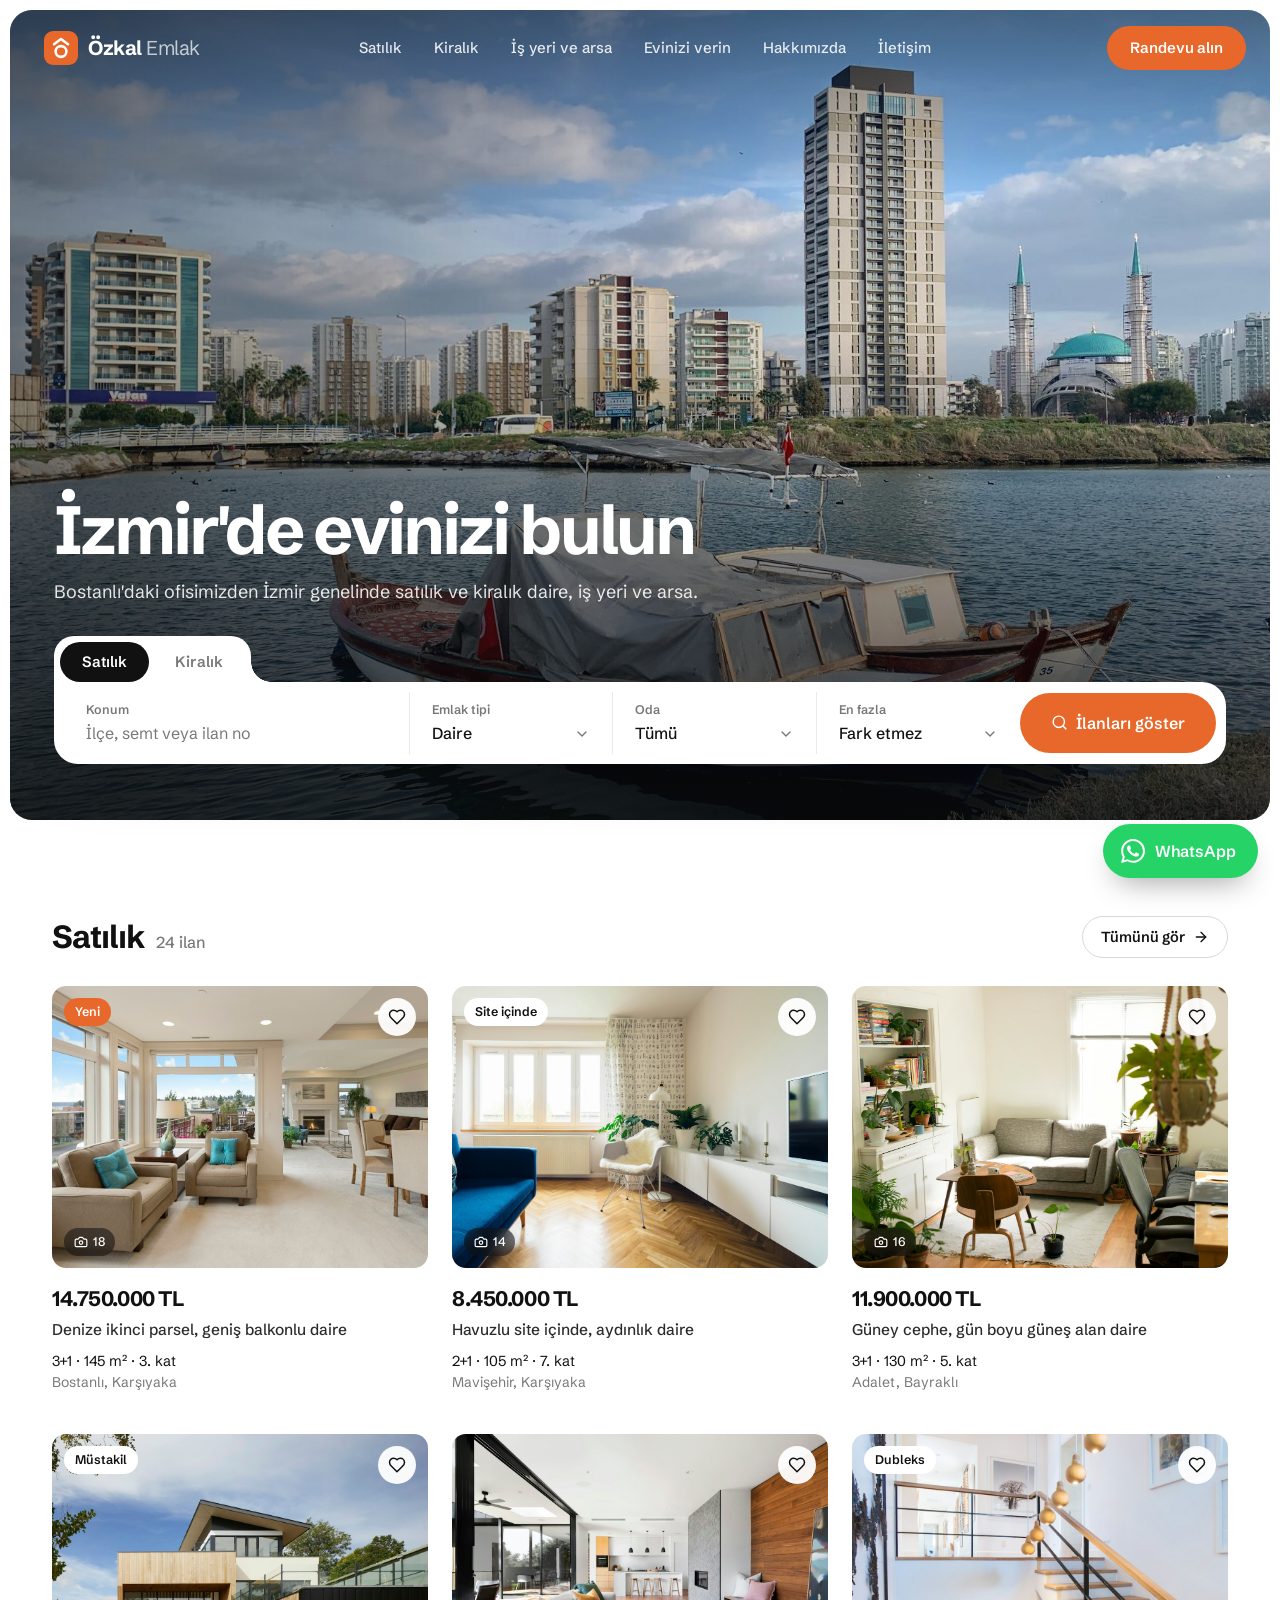
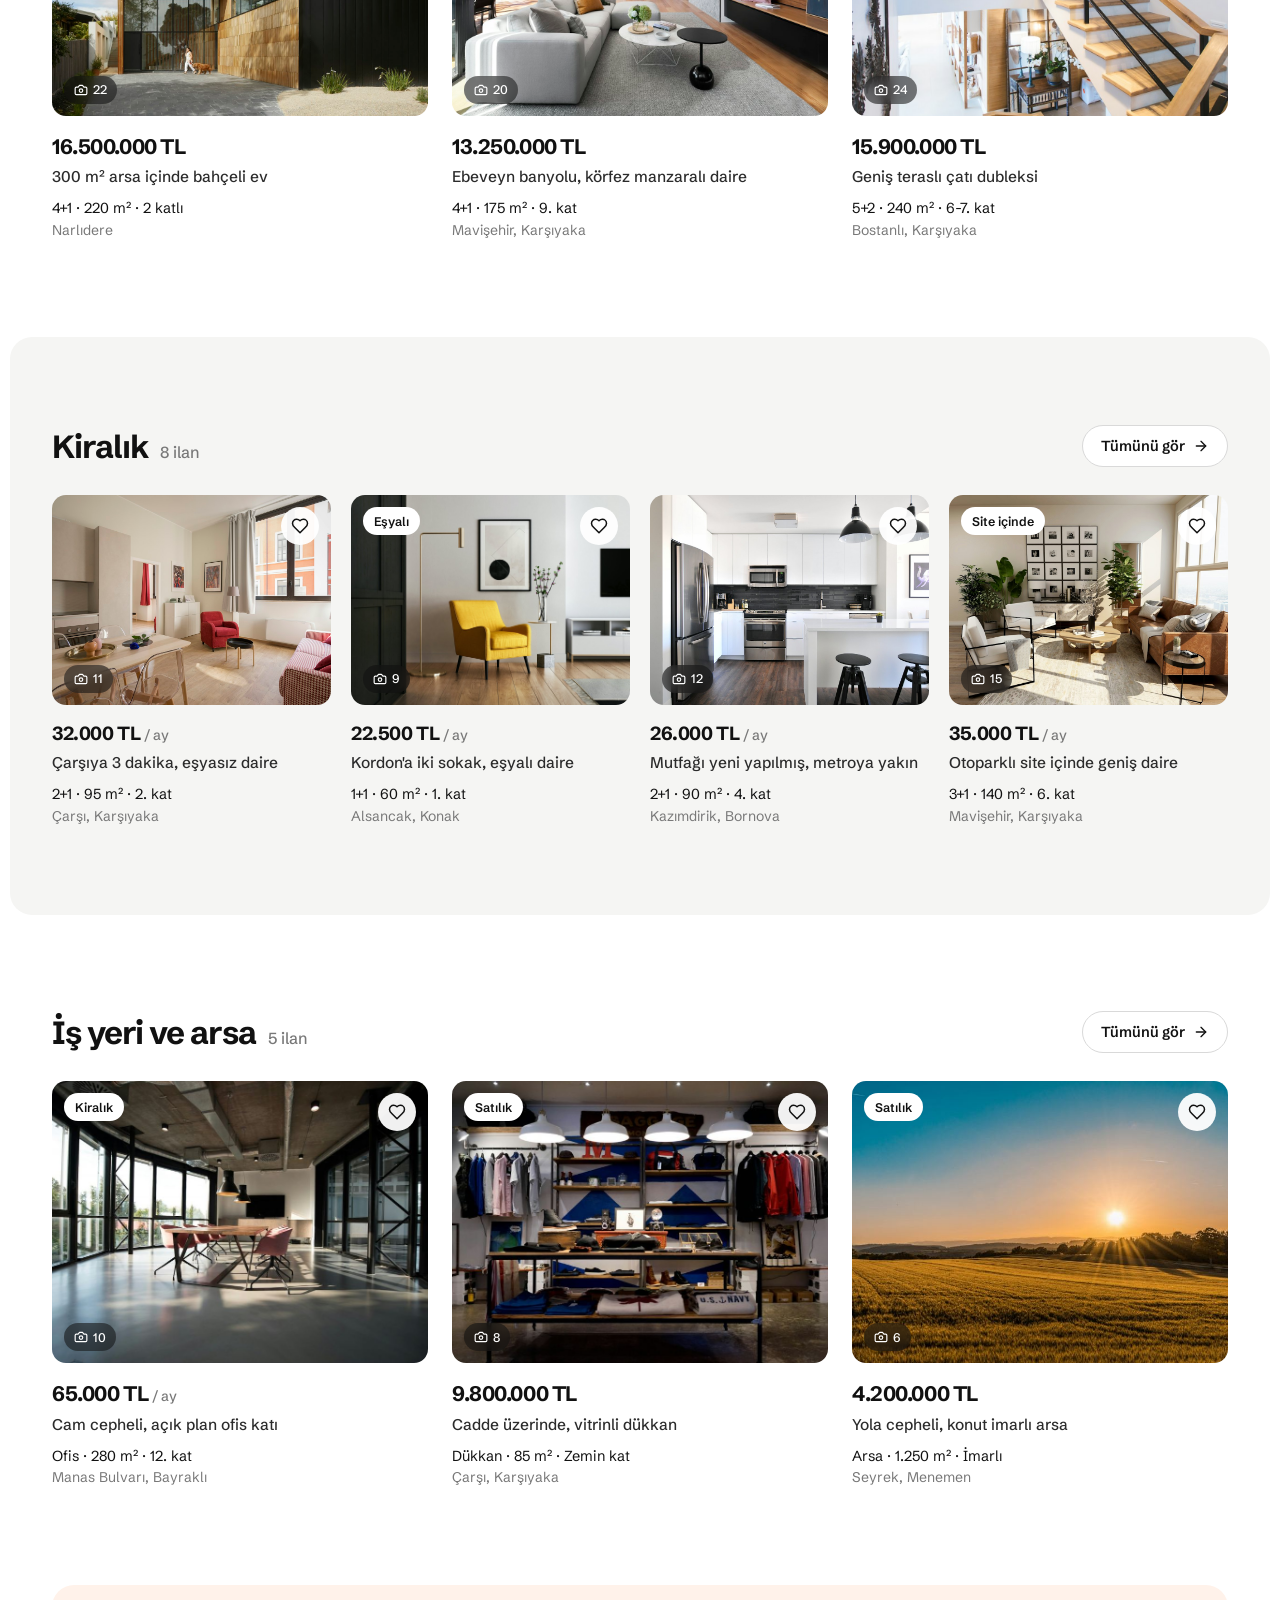
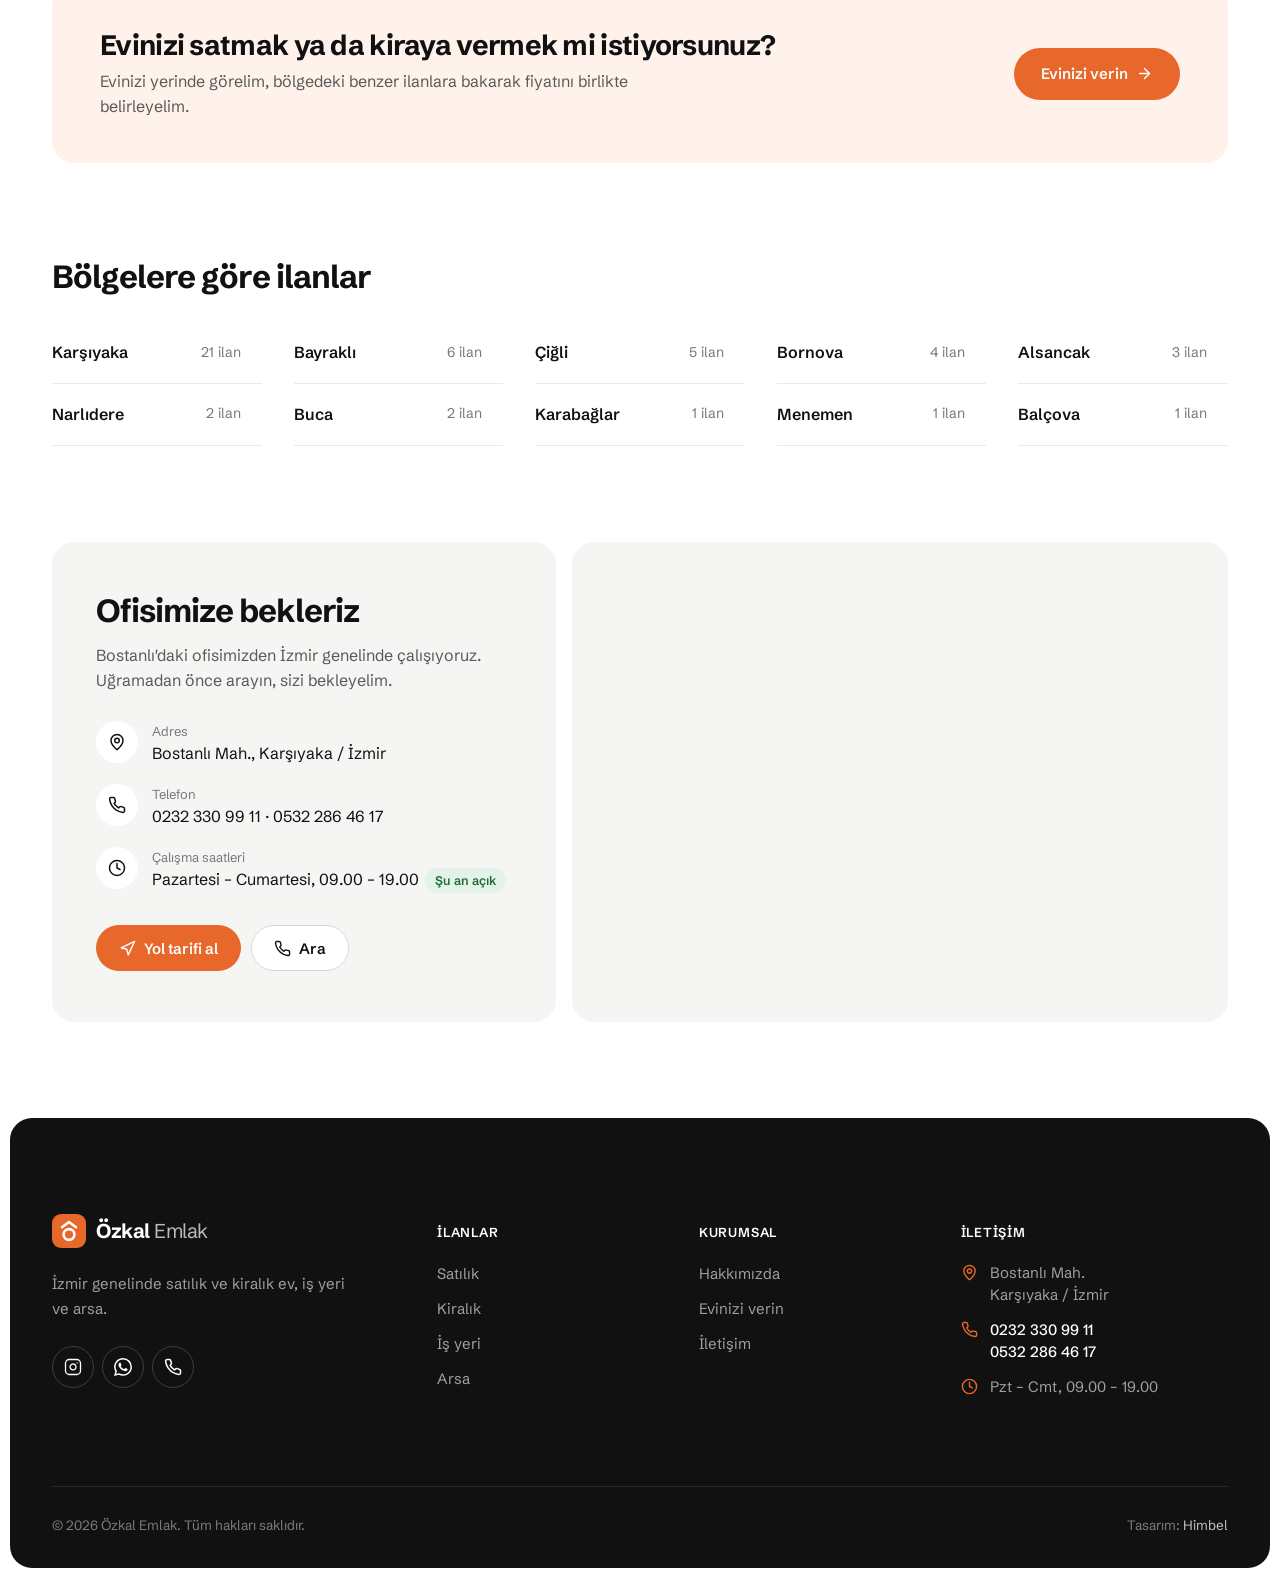
<file: demos/ozkalemlak/index.html>
<!doctype html>
<html lang="tr">
<head>
<meta charset="utf-8">
<meta name="viewport" content="width=device-width, initial-scale=1">
<title>Özkal Emlak · İzmir Satılık ve Kiralık İlanlar</title>
<meta name="description" content="Karşıyaka, Bayraklı, Çiğli, Bornova ve İzmir genelinde satılık ve kiralık daire, iş yeri ve arsa ilanları. Özkal Emlak, Bostanlı / Karşıyaka.">
<meta name="robots" content="noindex">
<link rel="preconnect" href="https://fonts.googleapis.com">
<link rel="preconnect" href="https://fonts.gstatic.com" crossorigin>
<link href="https://fonts.googleapis.com/css2?family=Schibsted+Grotesk:wght@400;500;600;700&display=swap" rel="stylesheet">
<style>
  :root {
    --o: #e8672a; --o-hover: #d2561b; --o-light: #fff2ea; --o-text: #b64a15;
    --k: #111; --g8: #2b2b2b; --g6: #595959; --g5: #787878; --g3: #d9d9d9; --g2: #eaeaea; --g1: #f5f5f3;
    --wa: #25d366; --pill: 999px; --r: 14px; --r-lg: 22px;
    --wrap: 1240px; --gut: 32px;
    --dur: .25s; --ease: cubic-bezier(.2, .7, .2, 1);
  }
  * { box-sizing: border-box; }
  html { scroll-behavior: smooth; scroll-padding-top: 90px; }
  body { margin: 0; background: #fff; color: var(--k); font: 400 16px/1.55 "Schibsted Grotesk", system-ui, -apple-system, "Segoe UI", sans-serif; -webkit-font-smoothing: antialiased; }
  a { color: inherit; text-decoration: none; }
  img { display: block; max-width: 100%; }
  button, input, select { font: inherit; color: inherit; }
  button { cursor: pointer; }
  a, button, input, select, .ico { transition-property: color, background-color, border-color, box-shadow, transform, opacity; transition-duration: var(--dur); transition-timing-function: var(--ease); }
  .wrap { max-width: var(--wrap); margin: 0 auto; padding: 0 var(--gut); }
  .ico { width: 18px; height: 18px; flex: none; }

  .btn { display: inline-flex; align-items: center; justify-content: center; gap: 8px; height: 46px; padding: 0 22px; border-radius: var(--pill); border: 1px solid transparent; font-weight: 600; font-size: 15px; white-space: nowrap; }
  .btn .ico { width: 17px; height: 17px; }
  .btn-o { background: var(--o); color: #fff; }
  .btn-o:hover { background: var(--o-hover); }
  .btn-line { border-color: var(--g3); background: #fff; color: var(--k); }
  .btn-line:hover { background: var(--k); border-color: var(--k); color: #fff; }

  /* logo */
  .logo { display: inline-flex; align-items: center; gap: 10px; }
  .logo svg { width: 34px; height: 34px; flex: none; }
  .logo-text { font-size: 20px; line-height: 1; letter-spacing: -.025em; }
  .logo-text b { font-weight: 700; }
  .logo-text span { font-weight: 400; opacity: .72; }

  /* nav */
  .nav { position: fixed; top: 0; left: 0; right: 0; z-index: 50; padding: 16px 24px 0; transition: padding var(--dur) var(--ease), transform .35s var(--ease), background-color var(--dur), box-shadow var(--dur); }
  .nav-in { max-width: 1280px; margin: 0 auto; height: 64px; padding: 0 10px 0 20px; display: grid; grid-template-columns: 1fr auto 1fr; align-items: center; color: #fff; transition: color var(--dur), height var(--dur); }
  .nav.solid { padding-top: 0; background: rgba(255,255,255,.94); backdrop-filter: blur(14px) saturate(1.4); -webkit-backdrop-filter: blur(14px) saturate(1.4); box-shadow: 0 1px 0 var(--g2); }
  .nav.solid .nav-in { color: var(--k); }
  .nav.hide { transform: translateY(-100%); }
  .nav .logo { justify-self: start; }
  .menu { display: flex; gap: 2px; }
  .menu a { padding: 9px 15px; border-radius: var(--pill); font-size: 15px; font-weight: 500; opacity: .88; }
  .menu a:hover { opacity: 1; background: rgba(255,255,255,.16); }
  .nav.solid .menu a:hover { background: var(--g1); }
  .nav-cta { justify-self: end; }
  .nav-cta .btn { height: 44px; }
  .burger { display: none; justify-self: end; width: 44px; height: 44px; border-radius: 50%; place-items: center; border: 1px solid rgba(255,255,255,.45); background: rgba(255,255,255,.12); color: inherit; }
  .nav.solid .burger { border-color: var(--g3); background: #fff; }
  .burger .i-x, .burger[aria-expanded="true"] .i-menu { display: none; }
  .burger[aria-expanded="true"] .i-x { display: block; }
  .drawer { display: none; }

  /* hero */
  .hero { padding: 10px 10px 0; }
  .hero-media { position: relative; min-height: 700px; height: 90vh; max-height: 860px; border-radius: var(--r-lg); background: #b9c4cc; display: flex; flex-direction: column; justify-content: flex-end; }
  .hero-media > img { position: absolute; inset: 0; width: 100%; height: 100%; object-fit: cover; object-position: 50% 42%; }
  .hero-media > img, .hero-media::after { border-radius: inherit; }
  .hero-media::after { content: ""; position: absolute; inset: 0; pointer-events: none;
    background: linear-gradient(180deg, rgba(0,0,0,.42) 0%, rgba(0,0,0,0) 22%), linear-gradient(90deg, rgba(10,12,14,.45) 0%, rgba(10,12,14,.15) 45%, rgba(10,12,14,0) 70%), linear-gradient(0deg, rgba(10,12,14,.78) 0%, rgba(10,12,14,.45) 30%, rgba(10,12,14,0) 60%); }
  .hero-inner { position: relative; z-index: 2; width: 100%; max-width: 1280px; margin: 0 auto; padding: 0 44px 56px; color: #fff; }
  .hero h1 { margin: 0 0 14px; font-size: 68px; line-height: 1; font-weight: 700; letter-spacing: -.045em; }
  .hero-sub { margin: 0 0 30px; max-width: 720px; font-size: 18px; color: rgba(255,255,255,.88); }
  .finder-tabs { position: relative; display: inline-flex; gap: 4px; padding: 6px 6px 0; background: #fff; border-radius: 20px 20px 0 0; }
  .finder-tabs::after { content: ""; position: absolute; right: -20px; bottom: 0; width: 20px; height: 20px; background: radial-gradient(circle at 100% 0, transparent 19.5px, #fff 20px); }
  .finder-tabs button { height: 40px; padding: 0 22px; border: 0; border-radius: var(--pill); background: transparent; color: var(--g5); font-weight: 600; font-size: 15px; }
  .finder-tabs button:hover { color: var(--k); background: var(--g1); }
  .finder-tabs button[aria-selected="true"] { background: var(--k); color: #fff; }
  .finder-box { display: grid; grid-template-columns: 1.7fr 1fr 1fr 1fr auto; align-items: center; background: #fff; color: var(--k); border-radius: 0 24px 24px 24px; padding: 10px; box-shadow: 0 30px 60px -30px rgba(0,0,0,.55); }
  .ff { position: relative; padding: 8px 22px; border-right: 1px solid var(--g2); min-width: 0; }
  .ff:nth-last-child(2) { border-right: 0; }
  .ff label { display: block; font-size: 12.5px; font-weight: 600; color: var(--g5); margin-bottom: 2px; }
  .ff input, .ff select { width: 100%; border: 0; padding: 0; background: transparent; outline: 0; font-size: 16px; font-weight: 500; color: var(--k); appearance: none; -webkit-appearance: none; }
  .ff input::placeholder { color: var(--g5); font-weight: 400; }
  .ff select { display: none; }
  .finder-box .btn { height: 60px; padding: 0 30px; font-size: 16px; }
  .pop { position: absolute; z-index: 20; top: calc(100% + 18px); background: #fff; border: 1px solid var(--g2); border-radius: 18px; padding: 6px; box-shadow: 0 24px 48px -18px rgba(0,0,0,.35); max-height: 330px; overflow-y: auto; opacity: 0; visibility: hidden; transform: translateY(-6px); transition: opacity .2s, transform .25s var(--ease), visibility .2s; }
  .pop.open, .dd.open > .pop { opacity: 1; visibility: visible; transform: none; }
  .pop button { display: flex; justify-content: space-between; align-items: center; gap: 14px; width: 100%; border: 0; background: none; padding: 11px 12px; border-radius: 12px; font-size: 15px; font-weight: 500; text-align: left; color: var(--k); white-space: nowrap; }
  .pop button:hover { background: var(--g1); }
  .pop button[aria-selected="true"] { color: var(--o-text); font-weight: 600; }
  .pop button .ico { width: 16px; height: 16px; opacity: 0; }
  .pop button[aria-selected="true"] .ico { opacity: 1; }
  .pop small { color: var(--g5); font-size: 13px; font-weight: 400; }
  .pop .head { padding: 8px 12px 6px; font-size: 12px; font-weight: 600; color: var(--g5); }
  .suggest { left: 8px; right: -40px; }
  .dd { position: relative; }
  .dd-btn { display: flex; align-items: center; justify-content: space-between; gap: 8px; width: 100%; border: 0; background: none; padding: 0; font-size: 16px; font-weight: 500; color: var(--k); text-align: left; }
  .dd-btn span { overflow: hidden; text-overflow: ellipsis; white-space: nowrap; }
  .dd-btn .ico { width: 16px; height: 16px; color: var(--g5); transition: transform .25s var(--ease); }
  .dd.open .dd-btn .ico { transform: rotate(180deg); color: var(--k); }
  .dd .pop { top: calc(100% + 26px); left: -14px; min-width: calc(100% + 28px); }
  .ff:has(.dd) { cursor: pointer; }
  .ff label { cursor: inherit; }

  /* sections */
  section.block { padding: 96px 0 0; }
  section.band { margin: 96px 10px 0; padding: 88px 0; background: var(--g1); border-radius: var(--r-lg); }
  .sec-head { display: flex; align-items: center; justify-content: space-between; gap: 16px; margin-bottom: 28px; }
  .h { margin: 0; font-size: 32px; line-height: 1.1; font-weight: 700; letter-spacing: -.03em; }
  .h span { font-size: 16px; font-weight: 500; color: var(--g5); letter-spacing: 0; margin-left: 6px; }
  .link-more { display: inline-flex; align-items: center; gap: 8px; height: 42px; padding: 0 18px; border: 1px solid var(--g3); border-radius: var(--pill); font-weight: 600; font-size: 14.5px; white-space: nowrap; background: #fff; }
  .link-more .ico { width: 16px; height: 16px; }
  .link-more:hover { background: var(--k); border-color: var(--k); color: #fff; }
  .link-more:hover .ico { transform: translateX(3px); }

  /* cards */
  .grid { display: grid; gap: 40px 24px; }
  .g3 { grid-template-columns: repeat(3, minmax(0, 1fr)); }
  .g4 { grid-template-columns: repeat(4, minmax(0, 1fr)); gap: 32px 20px; }
  .card { position: relative; }
  .ph { position: relative; display: block; aspect-ratio: 4 / 3; border-radius: var(--r); overflow: hidden; background: var(--g2); }
  .ph img { width: 100%; height: 100%; object-fit: cover; transition: transform .7s var(--ease); }
  .card:hover .ph img { transform: scale(1.04); }
  .tag { position: absolute; left: 12px; top: 12px; height: 28px; padding: 0 11px; border-radius: var(--pill); background: #fff; font-size: 12.5px; font-weight: 600; display: inline-flex; align-items: center; }
  .tag.new { background: var(--o); color: #fff; }
  .pc { position: absolute; left: 12px; bottom: 12px; display: inline-flex; align-items: center; gap: 5px; height: 28px; padding: 0 10px; border-radius: var(--pill); background: rgba(17,17,17,.55); color: #fff; font-size: 12.5px; font-weight: 500; backdrop-filter: blur(6px); -webkit-backdrop-filter: blur(6px); }
  .pc .ico { width: 14px; height: 14px; }
  .save { position: absolute; right: 12px; top: 12px; width: 38px; height: 38px; border-radius: 50%; border: 0; background: rgba(255,255,255,.94); display: grid; place-items: center; color: var(--k); }
  .save:hover { background: #fff; color: var(--o); }
  .save .ico { width: 18px; height: 18px; }
  .save[aria-pressed="true"] { color: var(--o); }
  .save[aria-pressed="true"] .ico { fill: currentColor; }
  .cb { display: block; padding-top: 14px; }
  .price { display: block; font-size: 21px; font-weight: 700; letter-spacing: -.02em; }
  .price small { font-size: 14px; font-weight: 500; color: var(--g5); letter-spacing: 0; }
  .cb h3 { margin: 3px 0 8px; font-size: 15.5px; font-weight: 500; color: var(--g8); white-space: nowrap; overflow: hidden; text-overflow: ellipsis; transition: color var(--dur); }
  .card:hover h3 { color: var(--o-text); }
  .spec { display: block; font-size: 14.5px; }
  .loc { display: block; font-size: 14px; color: var(--g5); }
  .g4 .price { font-size: 19px; }

  /* owner band */
  .owner { display: flex; align-items: center; justify-content: space-between; gap: 32px; padding: 44px 48px; background: var(--o-light); border-radius: var(--r-lg); }
  .owner h2 { margin: 0 0 8px; font-size: 28px; line-height: 1.15; font-weight: 700; letter-spacing: -.025em; }
  .owner p { margin: 0; max-width: 560px; color: var(--g6); }
  .owner .btn { height: 52px; padding: 0 26px; }
  .owner .btn:hover .ico { transform: translateX(3px); }

  /* areas */
  .areas { list-style: none; margin: 0; padding: 0; display: grid; grid-template-columns: repeat(5, minmax(0, 1fr)); column-gap: 32px; }
  .areas a { display: flex; justify-content: space-between; align-items: center; gap: 10px; padding: 18px 0; border-bottom: 1px solid var(--g2); }
  .areas b { font-weight: 600; }
  .areas span { display: inline-flex; align-items: center; gap: 6px; font-size: 14px; color: var(--g5); }
  .areas .ico { width: 15px; height: 15px; opacity: 0; transform: translateX(-4px); }
  .areas a:hover b { color: var(--o-text); }
  .areas a:hover .ico { opacity: 1; transform: none; color: var(--o); }

  /* contact */
  .contact { display: grid; grid-template-columns: minmax(0, 1fr) minmax(0, 1.3fr); gap: 16px; }
  .contact-info { padding: 44px; background: var(--g1); border-radius: var(--r-lg); }
  .contact-info h2 { margin: 0 0 8px; font-size: 32px; font-weight: 700; letter-spacing: -.03em; }
  .contact-info > p { margin: 0 0 28px; color: var(--g6); }
  .cl { display: grid; gap: 18px; }
  .cl > div { display: flex; gap: 14px; align-items: flex-start; }
  .cl .ci { flex: none; width: 42px; height: 42px; border-radius: 50%; background: #fff; display: grid; place-items: center; }
  .cl small { display: block; color: var(--g5); font-size: 13px; }
  .cl a:hover { color: var(--o-text); }
  .open-now { display: inline-flex; font-size: 12.5px; font-weight: 600; color: #1d6b3d; background: #e3f3e8; padding: 3px 10px; border-radius: var(--pill); margin-left: 6px; }
  .contact-actions { display: flex; gap: 10px; margin-top: 32px; flex-wrap: wrap; }
  .map { min-height: 480px; background: var(--g1); border-radius: var(--r-lg); overflow: hidden; }
  .map iframe { width: 100%; height: 100%; min-height: 480px; border: 0; display: block; }

  /* footer */
  .footer { position: relative; margin: 96px 10px 10px; background: var(--k); color: rgba(255,255,255,.6); border-radius: var(--r-lg); overflow: hidden; }
  .foot-grid { display: grid; grid-template-columns: 1.6fr 1fr 1fr 1.3fr; gap: 56px; padding: 96px 0 88px; }
  .footer .logo { color: #fff; }
  .foot-about p { margin: 18px 0 24px; max-width: 300px; font-size: 15px; line-height: 1.65; }
  .socials { display: flex; gap: 8px; }
  .socials a { width: 42px; height: 42px; border-radius: 50%; border: 1px solid rgba(255,255,255,.18); display: grid; place-items: center; color: #fff; }
  .socials a:hover { background: #fff; color: var(--k); border-color: #fff; }
  .socials .ico { width: 18px; height: 18px; }
  .footer h4 { margin: 8px 0 20px; color: #fff; font-size: 13px; font-weight: 600; letter-spacing: .06em; text-transform: uppercase; }
  .footer ul { list-style: none; margin: 0; padding: 0; display: grid; gap: 12px; font-size: 15px; }
  .footer ul a { display: inline-block; }
  .footer ul a:hover { color: #fff; transform: translateX(3px); }
  .foot-contact li { display: flex; gap: 12px; align-items: flex-start; line-height: 1.5; }
  .foot-contact .ico { width: 17px; height: 17px; margin-top: 2px; color: var(--o); }
  .foot-contact a { color: #fff; font-weight: 500; }
  .foot-contact a:hover { transform: none !important; color: var(--o) !important; }
  .foot-bottom { position: relative; z-index: 1; display: flex; justify-content: space-between; flex-wrap: wrap; gap: 8px 24px; padding: 28px 0 32px; border-top: 1px solid rgba(255,255,255,.1); font-size: 13.5px; color: rgba(255,255,255,.45); }
  .foot-bottom a { color: rgba(255,255,255,.75); }
  .foot-bottom a:hover { color: #fff; }

  /* whatsapp */
  .wa-float { position: fixed; right: 22px; bottom: 22px; z-index: 60; display: flex; align-items: center; gap: 10px; height: 54px; padding: 0 22px 0 18px; border-radius: var(--pill); background: var(--wa); color: #fff; font-weight: 600; box-shadow: 0 14px 30px -12px rgba(0,0,0,.4); }
  .wa-float:hover { background: #1ebe5b; }
  .wa-float .ico { width: 24px; height: 24px; }

  /* responsive */
  @media (max-width: 1180px) {
    .menu, .nav-cta { display: none; }
    .nav-in { grid-template-columns: 1fr auto; }
    .burger { display: grid; }
    .drawer.open { display: block; position: fixed; top: 76px; left: 16px; right: 16px; z-index: 49; background: #fff; border-radius: 20px; box-shadow: 0 24px 50px -20px rgba(0,0,0,.35); padding: 10px 22px 20px; }
    .drawer a { display: block; padding: 14px 0; border-bottom: 1px solid var(--g2); font-size: 17px; font-weight: 500; }
    .drawer .btn { display: flex; width: 100%; margin-top: 16px; border-bottom: 0; }
  }
  @media (max-width: 1100px) {
    .hero h1 { font-size: 54px; }
    .finder-box { grid-template-columns: 1fr 1fr; }
    .ff { border-bottom: 1px solid var(--g2); padding: 12px 18px; }
    .ff:first-child { grid-column: 1 / -1; border-right: 0; }
    .ff:nth-child(3) { border-right: 0; }
    .ff:nth-last-child(2) { grid-column: 1 / -1; border-bottom: 0; }
    .finder-box .btn { grid-column: 1 / -1; margin-top: 6px; height: 54px; }
    .g3 { grid-template-columns: repeat(2, minmax(0, 1fr)); }
    .g4 { grid-template-columns: repeat(2, minmax(0, 1fr)); }
    .areas { grid-template-columns: repeat(3, minmax(0, 1fr)); }
    .contact { grid-template-columns: minmax(0, 1fr); }
    .map, .map iframe { min-height: 340px; }
    .foot-grid { grid-template-columns: 1fr 1fr; gap: 40px; }
  }
  @media (max-width: 720px) {
    :root { --gut: 18px; }
    .nav { padding: 10px 10px 0; }
    .nav.solid { padding: 0; }
    .nav-in { height: 60px; padding: 0 8px 0 14px; }
    .logo svg { width: 30px; height: 30px; }
    .logo-text { font-size: 18px; }
    .drawer.open { top: 70px; left: 10px; right: 10px; }
    .hero { padding: 6px 6px 0; }
    .hero-media { min-height: 0; height: auto; max-height: none; border-radius: 18px; }
    .hero-media::after { background: linear-gradient(180deg, rgba(0,0,0,.4) 0%, rgba(0,0,0,0) 22%), linear-gradient(0deg, rgba(10,12,14,.86) 0%, rgba(10,12,14,.6) 45%, rgba(10,12,14,.15) 80%); }
    .hero-inner { padding: 180px 12px 14px; }
    .hero h1 { font-size: 40px; }
    .hero-sub { font-size: 16px; margin-bottom: 22px; }
    .finder-tabs button { padding: 0 20px; }
    .finder-box { padding: 6px; border-radius: 0 20px 20px 20px; }
    .ff { padding: 10px 12px; }
    .suggest { left: -6px; right: -6px; }
    .dd .pop { left: -6px; min-width: calc(100% + 12px); top: calc(100% + 18px); }
    section.block { padding-top: 72px; }
    section.band { margin: 72px 6px 0; padding: 60px 0; border-radius: 18px; }
    .h { font-size: 26px; }
    .h span { display: block; margin: 6px 0 0; font-size: 14px; }
    .link-more { height: 40px; padding: 0 14px; font-size: 14px; }
    .g3 { grid-template-columns: minmax(0, 1fr); gap: 32px; }
    .rail { display: grid; grid-template-columns: none; grid-auto-flow: column; grid-auto-columns: 80%; gap: 14px; overflow-x: auto; scroll-snap-type: x mandatory; scrollbar-width: none; margin: 0 calc(var(--gut) * -1); padding: 0 var(--gut); scroll-padding: 0 var(--gut); }
    .rail::-webkit-scrollbar { display: none; }
    .rail .card { scroll-snap-align: start; }
    .areas { grid-template-columns: repeat(2, minmax(0, 1fr)); column-gap: 20px; }
    .areas .ico { display: none; }
    .owner { flex-direction: column; align-items: flex-start; gap: 22px; padding: 30px 22px; border-radius: 18px; }
    .owner h2 { font-size: 23px; }
    .owner .btn { width: 100%; }
    .contact-info { padding: 28px 20px; border-radius: 18px; }
    .map { border-radius: 18px; }
    .footer { margin: 72px 6px 6px; border-radius: 18px; }
    .foot-grid { grid-template-columns: 1fr 1fr; gap: 40px 20px; padding: 60px 0 52px; }
    .foot-about, .foot-contact-col { grid-column: 1 / -1; }
    .foot-bottom { padding-bottom: 96px; }
    .wa-float { right: 14px; bottom: 14px; width: 56px; height: 56px; padding: 0; justify-content: center; }
    .wa-float span { display: none; }
    .wa-float .ico { width: 28px; height: 28px; }
  }
</style>
</head>
<body>

<svg width="0" height="0" style="position:absolute" aria-hidden="true">
  <defs>
    <symbol id="logo" viewBox="0 0 34 34"><rect width="34" height="34" rx="9" fill="#e8672a"/><path d="M10 13.2 17 8l7 5.2" fill="none" stroke="#fff" stroke-width="2.6" stroke-linecap="round" stroke-linejoin="round"/><circle cx="17" cy="20.5" r="5.4" fill="none" stroke="#fff" stroke-width="2.6"/></symbol>
    <symbol id="i-phone" viewBox="0 0 24 24" fill="none" stroke="currentColor" stroke-width="1.75" stroke-linecap="round" stroke-linejoin="round"><svg class="lucide lucide-phone" xmlns="http://www.w3.org/2000/svg" width="24" height="24" viewBox="0 0 24 24" fill="none" stroke="currentColor" stroke-width="2" stroke-linecap="round" stroke-linejoin="round" > <path d="M22 16.92v3a2 2 0 0 1-2.18 2 19.79 19.79 0 0 1-8.63-3.07 19.5 19.5 0 0 1-6-6 19.79 19.79 0 0 1-3.07-8.67A2 2 0 0 1 4.11 2h3a2 2 0 0 1 2 1.72 12.84 12.84 0 0 0 .7 2.81 2 2 0 0 1-.45 2.11L8.09 9.91a16 16 0 0 0 6 6l1.27-1.27a2 2 0 0 1 2.11-.45 12.84 12.84 0 0 0 2.81.7A2 2 0 0 1 22 16.92z"/></symbol>
    <symbol id="i-pin" viewBox="0 0 24 24" fill="none" stroke="currentColor" stroke-width="1.75" stroke-linecap="round" stroke-linejoin="round"><svg class="lucide lucide-map-pin" xmlns="http://www.w3.org/2000/svg" width="24" height="24" viewBox="0 0 24 24" fill="none" stroke="currentColor" stroke-width="2" stroke-linecap="round" stroke-linejoin="round" > <path d="M20 10c0 4.993-5.539 10.193-7.399 11.799a1 1 0 0 1-1.202 0C9.539 20.193 4 14.993 4 10a8 8 0 0 1 16 0"/> <circle cx="12" cy="10" r="3"/></symbol>
    <symbol id="i-clock" viewBox="0 0 24 24" fill="none" stroke="currentColor" stroke-width="1.75" stroke-linecap="round" stroke-linejoin="round"><svg class="lucide lucide-clock" xmlns="http://www.w3.org/2000/svg" width="24" height="24" viewBox="0 0 24 24" fill="none" stroke="currentColor" stroke-width="2" stroke-linecap="round" stroke-linejoin="round" > <circle cx="12" cy="12" r="10"/> <polyline points="12 6 12 12 16 14"/></symbol>
    <symbol id="i-heart" viewBox="0 0 24 24" fill="none" stroke="currentColor" stroke-width="1.75" stroke-linecap="round" stroke-linejoin="round"><svg class="lucide lucide-heart" xmlns="http://www.w3.org/2000/svg" width="24" height="24" viewBox="0 0 24 24" fill="none" stroke="currentColor" stroke-width="2" stroke-linecap="round" stroke-linejoin="round" > <path d="M19 14c1.49-1.46 3-3.21 3-5.5A5.5 5.5 0 0 0 16.5 3c-1.76 0-3 .5-4.5 2-1.5-1.5-2.74-2-4.5-2A5.5 5.5 0 0 0 2 8.5c0 2.3 1.5 4.05 3 5.5l7 7Z"/></symbol>
    <symbol id="i-cam" viewBox="0 0 24 24" fill="none" stroke="currentColor" stroke-width="1.75" stroke-linecap="round" stroke-linejoin="round"><svg class="lucide lucide-camera" xmlns="http://www.w3.org/2000/svg" width="24" height="24" viewBox="0 0 24 24" fill="none" stroke="currentColor" stroke-width="2" stroke-linecap="round" stroke-linejoin="round" > <path d="M14.5 4h-5L7 7H4a2 2 0 0 0-2 2v9a2 2 0 0 0 2 2h16a2 2 0 0 0 2-2V9a2 2 0 0 0-2-2h-3l-2.5-3z"/> <circle cx="12" cy="13" r="3"/></symbol>
    <symbol id="i-arrow" viewBox="0 0 24 24" fill="none" stroke="currentColor" stroke-width="1.75" stroke-linecap="round" stroke-linejoin="round"><svg class="lucide lucide-arrow-right" xmlns="http://www.w3.org/2000/svg" width="24" height="24" viewBox="0 0 24 24" fill="none" stroke="currentColor" stroke-width="2" stroke-linecap="round" stroke-linejoin="round" > <path d="M5 12h14"/> <path d="m12 5 7 7-7 7"/></symbol>
    <symbol id="i-out" viewBox="0 0 24 24" fill="none" stroke="currentColor" stroke-width="1.75" stroke-linecap="round" stroke-linejoin="round"><svg class="lucide lucide-arrow-up-right" xmlns="http://www.w3.org/2000/svg" width="24" height="24" viewBox="0 0 24 24" fill="none" stroke="currentColor" stroke-width="2" stroke-linecap="round" stroke-linejoin="round" > <path d="M7 7h10v10"/> <path d="M7 17 17 7"/></symbol>
    <symbol id="i-menu" viewBox="0 0 24 24" fill="none" stroke="currentColor" stroke-width="1.75" stroke-linecap="round" stroke-linejoin="round"><svg class="lucide lucide-menu" xmlns="http://www.w3.org/2000/svg" width="24" height="24" viewBox="0 0 24 24" fill="none" stroke="currentColor" stroke-width="2" stroke-linecap="round" stroke-linejoin="round" > <line x1="4" x2="20" y1="12" y2="12"/> <line x1="4" x2="20" y1="6" y2="6"/> <line x1="4" x2="20" y1="18" y2="18"/></symbol>
    <symbol id="i-x" viewBox="0 0 24 24" fill="none" stroke="currentColor" stroke-width="1.75" stroke-linecap="round" stroke-linejoin="round"><svg class="lucide lucide-x" xmlns="http://www.w3.org/2000/svg" width="24" height="24" viewBox="0 0 24 24" fill="none" stroke="currentColor" stroke-width="2" stroke-linecap="round" stroke-linejoin="round" > <path d="M18 6 6 18"/> <path d="m6 6 12 12"/></symbol>
    <symbol id="i-search" viewBox="0 0 24 24" fill="none" stroke="currentColor" stroke-width="1.75" stroke-linecap="round" stroke-linejoin="round"><svg class="lucide lucide-search" xmlns="http://www.w3.org/2000/svg" width="24" height="24" viewBox="0 0 24 24" fill="none" stroke="currentColor" stroke-width="2" stroke-linecap="round" stroke-linejoin="round" > <circle cx="11" cy="11" r="8"/> <path d="m21 21-4.3-4.3"/></symbol>
    <symbol id="i-nav" viewBox="0 0 24 24" fill="none" stroke="currentColor" stroke-width="1.75" stroke-linecap="round" stroke-linejoin="round"><svg class="lucide lucide-navigation" xmlns="http://www.w3.org/2000/svg" width="24" height="24" viewBox="0 0 24 24" fill="none" stroke="currentColor" stroke-width="2" stroke-linecap="round" stroke-linejoin="round" > <polygon points="3 11 22 2 13 21 11 13 3 11"/></symbol>
    <symbol id="i-down" viewBox="0 0 24 24" fill="none" stroke="currentColor" stroke-width="1.75" stroke-linecap="round" stroke-linejoin="round"><svg class="lucide lucide-chevron-down" xmlns="http://www.w3.org/2000/svg" width="24" height="24" viewBox="0 0 24 24" fill="none" stroke="currentColor" stroke-width="2" stroke-linecap="round" stroke-linejoin="round" > <path d="m6 9 6 6 6-6"/></symbol>
    <symbol id="i-wa" viewBox="0 0 24 24"><path fill="currentColor" d="M17.472 14.382c-.297-.149-1.758-.867-2.03-.967-.273-.099-.471-.148-.67.15-.197.297-.767.966-.94 1.164-.173.199-.347.223-.644.075-.297-.15-1.255-.463-2.39-1.475-.883-.788-1.48-1.761-1.653-2.059-.173-.297-.018-.458.13-.606.134-.133.298-.347.446-.52.149-.174.198-.298.298-.497.099-.198.05-.371-.025-.52-.075-.149-.669-1.612-.916-2.207-.242-.579-.487-.5-.669-.51-.173-.008-.371-.01-.57-.01-.198 0-.52.074-.792.372-.272.297-1.04 1.016-1.04 2.479 0 1.462 1.065 2.875 1.213 3.074.149.198 2.096 3.2 5.077 4.487.709.306 1.262.489 1.694.625.712.227 1.36.195 1.871.118.571-.085 1.758-.719 2.006-1.413.248-.694.248-1.289.173-1.413-.074-.124-.272-.198-.57-.347m-5.421 7.403h-.004a9.87 9.87 0 01-5.031-1.378l-.361-.214-3.741.982.998-3.648-.235-.374a9.86 9.86 0 01-1.51-5.26c.001-5.45 4.436-9.884 9.888-9.884 2.64 0 5.122 1.03 6.988 2.898a9.825 9.825 0 012.893 6.994c-.003 5.45-4.437 9.884-9.885 9.884m8.413-18.297A11.815 11.815 0 0012.05 0C5.495 0 .16 5.335.157 11.892c0 2.096.547 4.142 1.588 5.945L.057 24l6.305-1.654a11.882 11.882 0 005.683 1.448h.005c6.554 0 11.89-5.335 11.893-11.893a11.821 11.821 0 00-3.48-8.413Z"/></symbol>
    <symbol id="i-ig" viewBox="0 0 24 24" fill="none" stroke="currentColor" stroke-width="1.75" stroke-linecap="round" stroke-linejoin="round"><rect width="20" height="20" x="2" y="2" rx="5" ry="5"/><path d="M16 11.37A4 4 0 1 1 12.63 8 4 4 0 0 1 16 11.37z"/><line x1="17.5" x2="17.51" y1="6.5" y2="6.5"/></symbol>
    <symbol id="i-check" viewBox="0 0 24 24" fill="none" stroke="currentColor" stroke-width="2" stroke-linecap="round" stroke-linejoin="round"><path d="M20 6 9 17l-5-5"/></symbol>
  </defs>
</svg>

<header class="nav" id="nav">
  <div class="nav-in">
    <a class="logo" href="#" aria-label="Özkal Emlak ana sayfa"><svg><use href="#logo"/></svg><span class="logo-text"><b>Özkal</b> <span>Emlak</span></span></a>
    <nav class="menu" aria-label="Ana menü">
      <a href="#satilik">Satılık</a>
      <a href="#kiralik">Kiralık</a>
      <a href="#isyeri">İş yeri ve arsa</a>
      <a href="#">Evinizi verin</a>
      <a href="#">Hakkımızda</a>
      <a href="#iletisim">İletişim</a>
    </nav>
    <div class="nav-cta"><a class="btn btn-o" href="https://wa.me/905322864617?text=Merhaba%2C%20ev%20g%C3%B6rmek%20i%C3%A7in%20randevu%20almak%20istiyorum.">Randevu alın</a></div>
    <button class="burger" type="button" id="menu-btn" aria-label="Menü" aria-expanded="false"><svg class="ico i-menu"><use href="#i-menu"/></svg><svg class="ico i-x"><use href="#i-x"/></svg></button>
  </div>
</header>
<nav class="drawer" id="drawer" aria-label="Mobil menü">
      <a href="#satilik">Satılık</a>
      <a href="#kiralik">Kiralık</a>
      <a href="#isyeri">İş yeri ve arsa</a>
      <a href="#">Evinizi verin</a>
      <a href="#">Hakkımızda</a>
      <a href="#iletisim">İletişim</a>
  <a class="btn btn-o" href="https://wa.me/905322864617?text=Merhaba%2C%20ev%20g%C3%B6rmek%20i%C3%A7in%20randevu%20almak%20istiyorum.">Randevu alın</a>
</nav>

<main>
  <section class="hero">
    <div class="hero-media">
      <img src="img/hero-mavisehir.jpg" alt="Mavişehir sahili ve konutları" title="Fotoğraf: Denham35, CC BY-SA 4.0" fetchpriority="high">
      <div class="hero-inner">
        <h1>İzmir'de evinizi bulun</h1>
        <p class="hero-sub">Bostanlı'daki ofisimizden İzmir genelinde satılık ve kiralık daire, iş yeri ve arsa.</p>
        <form class="finder" id="finder" role="search" autocomplete="off">
          <div class="finder-tabs" role="tablist">
            <button type="button" role="tab" aria-selected="true" data-type="satilik">Satılık</button>
            <button type="button" role="tab" aria-selected="false" data-type="kiralik">Kiralık</button>
          </div>
          <div class="finder-box">
            <div class="ff">
              <label for="f-where">Konum</label>
              <input id="f-where" placeholder="İlçe, semt veya ilan no" aria-autocomplete="list" aria-controls="suggest">
              <div class="suggest pop" id="suggest" role="listbox"></div>
            </div>
            <div class="ff"><label for="f-type">Emlak tipi</label><select id="f-type"><option>Daire</option><option>Müstakil ev</option><option>Villa</option><option>İş yeri</option><option>Arsa</option></select></div>
            <div class="ff"><label for="f-room">Oda</label><select id="f-room"><option>Tümü</option><option>1+1</option><option>2+1</option><option>3+1</option><option>4+1 ve üzeri</option></select></div>
            <div class="ff"><label for="f-price">En fazla</label><select id="f-price"></select></div>
            <button class="btn btn-o" type="submit"><svg class="ico" aria-hidden="true"><use href="#i-search"/></svg>İlanları göster</button>
          </div>
        </form>
      </div>
    </div>
  </section>

  <section class="block" id="satilik">
    <div class="wrap">
      <div class="sec-head">
        <h2 class="h">Satılık <span>24 ilan</span></h2>
        <a class="link-more" href="#">Tümünü gör <svg class="ico" aria-hidden="true"><use href="#i-arrow"/></svg></a>
      </div>
      <div class="grid g3">
        <article class="card">
          <a class="ph" href="#"><img src="img/ilan-bostanli-deniz.jpg" alt="Bostanlı'da deniz manzaralı salon"><span class="tag new">Yeni</span><span class="pc"><svg class="ico" aria-hidden="true"><use href="#i-cam"/></svg>18</span></a>
          <button class="save" type="button" aria-pressed="false" aria-label="Kaydet"><svg class="ico" aria-hidden="true"><use href="#i-heart"/></svg></button>
          <a class="cb" href="#"><span class="price">14.750.000 TL</span><h3>Denize ikinci parsel, geniş balkonlu daire</h3><span class="spec">3+1 · 145 m² · 3. kat</span><span class="loc">Bostanlı, Karşıyaka</span></a>
        </article>
        <article class="card">
          <a class="ph" href="#"><img src="img/ilan-mavisehir.jpg" alt="Mavişehir'de aydınlık salon"><span class="tag">Site içinde</span><span class="pc"><svg class="ico" aria-hidden="true"><use href="#i-cam"/></svg>14</span></a>
          <button class="save" type="button" aria-pressed="false" aria-label="Kaydet"><svg class="ico" aria-hidden="true"><use href="#i-heart"/></svg></button>
          <a class="cb" href="#"><span class="price">8.450.000 TL</span><h3>Havuzlu site içinde, aydınlık daire</h3><span class="spec">2+1 · 105 m² · 7. kat</span><span class="loc">Mavişehir, Karşıyaka</span></a>
        </article>
        <article class="card">
          <a class="ph" href="#"><img src="img/ilan-atakent.jpg" alt="Bayraklı'da güney cepheli salon"><span class="pc"><svg class="ico" aria-hidden="true"><use href="#i-cam"/></svg>16</span></a>
          <button class="save" type="button" aria-pressed="false" aria-label="Kaydet"><svg class="ico" aria-hidden="true"><use href="#i-heart"/></svg></button>
          <a class="cb" href="#"><span class="price">11.900.000 TL</span><h3>Güney cephe, gün boyu güneş alan daire</h3><span class="spec">3+1 · 130 m² · 5. kat</span><span class="loc">Adalet, Bayraklı</span></a>
        </article>
        <article class="card">
          <a class="ph" href="#"><img src="img/ilan-semikler.jpg" alt="Narlıdere'de bahçeli müstakil ev" loading="lazy"><span class="tag">Müstakil</span><span class="pc"><svg class="ico" aria-hidden="true"><use href="#i-cam"/></svg>22</span></a>
          <button class="save" type="button" aria-pressed="false" aria-label="Kaydet"><svg class="ico" aria-hidden="true"><use href="#i-heart"/></svg></button>
          <a class="cb" href="#"><span class="price">16.500.000 TL</span><h3>300 m² arsa içinde bahçeli ev</h3><span class="spec">4+1 · 220 m² · 2 katlı</span><span class="loc">Narlıdere</span></a>
        </article>
        <article class="card">
          <a class="ph" href="#"><img src="img/ilan-mavisehir-4.jpg" alt="Mavişehir'de geniş salon" loading="lazy"><span class="pc"><svg class="ico" aria-hidden="true"><use href="#i-cam"/></svg>20</span></a>
          <button class="save" type="button" aria-pressed="false" aria-label="Kaydet"><svg class="ico" aria-hidden="true"><use href="#i-heart"/></svg></button>
          <a class="cb" href="#"><span class="price">13.250.000 TL</span><h3>Ebeveyn banyolu, körfez manzaralı daire</h3><span class="spec">4+1 · 175 m² · 9. kat</span><span class="loc">Mavişehir, Karşıyaka</span></a>
        </article>
        <article class="card">
          <a class="ph" href="#"><img src="img/ilan-dubleks.jpg" alt="Dubleks dairede ahşap merdiven" loading="lazy"><span class="tag">Dubleks</span><span class="pc"><svg class="ico" aria-hidden="true"><use href="#i-cam"/></svg>24</span></a>
          <button class="save" type="button" aria-pressed="false" aria-label="Kaydet"><svg class="ico" aria-hidden="true"><use href="#i-heart"/></svg></button>
          <a class="cb" href="#"><span class="price">15.900.000 TL</span><h3>Geniş teraslı çatı dubleksi</h3><span class="spec">5+2 · 240 m² · 6-7. kat</span><span class="loc">Bostanlı, Karşıyaka</span></a>
        </article>
      </div>
    </div>
  </section>

  <section class="band" id="kiralik">
    <div class="wrap">
      <div class="sec-head">
        <h2 class="h">Kiralık <span>8 ilan</span></h2>
        <a class="link-more" href="#">Tümünü gör <svg class="ico" aria-hidden="true"><use href="#i-arrow"/></svg></a>
      </div>
      <div class="grid g4 rail">
        <article class="card">
          <a class="ph" href="#"><img src="img/ilan-carsi-kiralik.jpg" alt="Karşıyaka çarşıda kiralık daire" loading="lazy"><span class="pc"><svg class="ico" aria-hidden="true"><use href="#i-cam"/></svg>11</span></a>
          <button class="save" type="button" aria-pressed="false" aria-label="Kaydet"><svg class="ico" aria-hidden="true"><use href="#i-heart"/></svg></button>
          <a class="cb" href="#"><span class="price">32.000 TL <small>/ ay</small></span><h3>Çarşıya 3 dakika, eşyasız daire</h3><span class="spec">2+1 · 95 m² · 2. kat</span><span class="loc">Çarşı, Karşıyaka</span></a>
        </article>
        <article class="card">
          <a class="ph" href="#"><img src="img/ilan-donanmaci.jpg" alt="Alsancak'ta eşyalı kiralık daire" loading="lazy"><span class="tag">Eşyalı</span><span class="pc"><svg class="ico" aria-hidden="true"><use href="#i-cam"/></svg>9</span></a>
          <button class="save" type="button" aria-pressed="false" aria-label="Kaydet"><svg class="ico" aria-hidden="true"><use href="#i-heart"/></svg></button>
          <a class="cb" href="#"><span class="price">22.500 TL <small>/ ay</small></span><h3>Kordon'a iki sokak, eşyalı daire</h3><span class="spec">1+1 · 60 m² · 1. kat</span><span class="loc">Alsancak, Konak</span></a>
        </article>
        <article class="card">
          <a class="ph" href="#"><img src="img/ilan-alaybey.jpg" alt="Bornova'da yenilenmiş mutfak" loading="lazy"><span class="pc"><svg class="ico" aria-hidden="true"><use href="#i-cam"/></svg>12</span></a>
          <button class="save" type="button" aria-pressed="false" aria-label="Kaydet"><svg class="ico" aria-hidden="true"><use href="#i-heart"/></svg></button>
          <a class="cb" href="#"><span class="price">26.000 TL <small>/ ay</small></span><h3>Mutfağı yeni yapılmış, metroya yakın</h3><span class="spec">2+1 · 90 m² · 4. kat</span><span class="loc">Kazımdirik, Bornova</span></a>
        </article>
        <article class="card">
          <a class="ph" href="#"><img src="img/ilan-modern-salon.jpg" alt="Site içinde geniş salon" loading="lazy"><span class="tag">Site içinde</span><span class="pc"><svg class="ico" aria-hidden="true"><use href="#i-cam"/></svg>15</span></a>
          <button class="save" type="button" aria-pressed="false" aria-label="Kaydet"><svg class="ico" aria-hidden="true"><use href="#i-heart"/></svg></button>
          <a class="cb" href="#"><span class="price">35.000 TL <small>/ ay</small></span><h3>Otoparklı site içinde geniş daire</h3><span class="spec">3+1 · 140 m² · 6. kat</span><span class="loc">Mavişehir, Karşıyaka</span></a>
        </article>
      </div>
    </div>
  </section>

  <section class="block" id="isyeri">
    <div class="wrap">
      <div class="sec-head">
        <h2 class="h">İş yeri ve arsa <span>5 ilan</span></h2>
        <a class="link-more" href="#">Tümünü gör <svg class="ico" aria-hidden="true"><use href="#i-arrow"/></svg></a>
      </div>
      <div class="grid g3 rail">
        <article class="card">
          <a class="ph" href="#"><img src="img/isyeri-ofis.jpg" alt="Cam cepheli açık ofis katı" loading="lazy"><span class="tag">Kiralık</span><span class="pc"><svg class="ico" aria-hidden="true"><use href="#i-cam"/></svg>10</span></a>
          <button class="save" type="button" aria-pressed="false" aria-label="Kaydet"><svg class="ico" aria-hidden="true"><use href="#i-heart"/></svg></button>
          <a class="cb" href="#"><span class="price">65.000 TL <small>/ ay</small></span><h3>Cam cepheli, açık plan ofis katı</h3><span class="spec">Ofis · 280 m² · 12. kat</span><span class="loc">Manas Bulvarı, Bayraklı</span></a>
        </article>
        <article class="card">
          <a class="ph" href="#"><img src="img/isyeri-dukkan.jpg" alt="Vitrinli dükkan" loading="lazy"><span class="tag">Satılık</span><span class="pc"><svg class="ico" aria-hidden="true"><use href="#i-cam"/></svg>8</span></a>
          <button class="save" type="button" aria-pressed="false" aria-label="Kaydet"><svg class="ico" aria-hidden="true"><use href="#i-heart"/></svg></button>
          <a class="cb" href="#"><span class="price">9.800.000 TL</span><h3>Cadde üzerinde, vitrinli dükkan</h3><span class="spec">Dükkan · 85 m² · Zemin kat</span><span class="loc">Çarşı, Karşıyaka</span></a>
        </article>
        <article class="card">
          <a class="ph" href="#"><img src="img/arsa-menemen.jpg" alt="Gün batımında tarla" loading="lazy"><span class="tag">Satılık</span><span class="pc"><svg class="ico" aria-hidden="true"><use href="#i-cam"/></svg>6</span></a>
          <button class="save" type="button" aria-pressed="false" aria-label="Kaydet"><svg class="ico" aria-hidden="true"><use href="#i-heart"/></svg></button>
          <a class="cb" href="#"><span class="price">4.200.000 TL</span><h3>Yola cepheli, konut imarlı arsa</h3><span class="spec">Arsa · 1.250 m² · İmarlı</span><span class="loc">Seyrek, Menemen</span></a>
        </article>
      </div>
    </div>
  </section>

  <section class="block">
    <div class="wrap">
      <div class="owner">
        <div>
          <h2>Evinizi satmak ya da kiraya vermek mi istiyorsunuz?</h2>
          <p>Evinizi yerinde görelim, bölgedeki benzer ilanlara bakarak fiyatını birlikte belirleyelim.</p>
        </div>
        <a class="btn btn-o" href="#">Evinizi verin <svg class="ico" aria-hidden="true"><use href="#i-arrow"/></svg></a>
      </div>
    </div>
  </section>

  <section class="block" id="bolgeler">
    <div class="wrap">
      <div class="sec-head"><h2 class="h">Bölgelere göre ilanlar</h2></div>
      <ul class="areas">
        <li><a href="#"><b>Karşıyaka</b><span>21 ilan<svg class="ico" aria-hidden="true"><use href="#i-arrow"/></svg></span></a></li>
        <li><a href="#"><b>Bayraklı</b><span>6 ilan<svg class="ico" aria-hidden="true"><use href="#i-arrow"/></svg></span></a></li>
        <li><a href="#"><b>Çiğli</b><span>5 ilan<svg class="ico" aria-hidden="true"><use href="#i-arrow"/></svg></span></a></li>
        <li><a href="#"><b>Bornova</b><span>4 ilan<svg class="ico" aria-hidden="true"><use href="#i-arrow"/></svg></span></a></li>
        <li><a href="#"><b>Alsancak</b><span>3 ilan<svg class="ico" aria-hidden="true"><use href="#i-arrow"/></svg></span></a></li>
        <li><a href="#"><b>Narlıdere</b><span>2 ilan<svg class="ico" aria-hidden="true"><use href="#i-arrow"/></svg></span></a></li>
        <li><a href="#"><b>Buca</b><span>2 ilan<svg class="ico" aria-hidden="true"><use href="#i-arrow"/></svg></span></a></li>
        <li><a href="#"><b>Karabağlar</b><span>1 ilan<svg class="ico" aria-hidden="true"><use href="#i-arrow"/></svg></span></a></li>
        <li><a href="#"><b>Menemen</b><span>1 ilan<svg class="ico" aria-hidden="true"><use href="#i-arrow"/></svg></span></a></li>
        <li><a href="#"><b>Balçova</b><span>1 ilan<svg class="ico" aria-hidden="true"><use href="#i-arrow"/></svg></span></a></li>
      </ul>
    </div>
  </section>

  <section class="block" id="iletisim">
    <div class="wrap contact">
      <div class="contact-info">
        <h2>Ofisimize bekleriz</h2>
        <p>Bostanlı'daki ofisimizden İzmir genelinde çalışıyoruz. Uğramadan önce arayın, sizi bekleyelim.</p>
        <div class="cl">
          <div><span class="ci"><svg class="ico" aria-hidden="true"><use href="#i-pin"/></svg></span><span><small>Adres</small>Bostanlı Mah., Karşıyaka / İzmir</span></div>
          <div><span class="ci"><svg class="ico" aria-hidden="true"><use href="#i-phone"/></svg></span><span><small>Telefon</small><a href="tel:+902323309911">0232 330 99 11</a> · <a href="tel:+905322864617">0532 286 46 17</a></span></div>
          <div><span class="ci"><svg class="ico" aria-hidden="true"><use href="#i-clock"/></svg></span><span><small>Çalışma saatleri</small>Pazartesi – Cumartesi, 09.00 – 19.00<span class="open-now" id="open-now" hidden>Şu an açık</span></span></div>
        </div>
        <div class="contact-actions">
          <a class="btn btn-o" href="https://maps.google.com/?q=Bostanl%C4%B1+Kar%C5%9F%C4%B1yaka+%C4%B0zmir"><svg class="ico" aria-hidden="true"><use href="#i-nav"/></svg>Yol tarifi al</a>
          <a class="btn btn-line" href="tel:+902323309911"><svg class="ico" aria-hidden="true"><use href="#i-phone"/></svg>Ara</a>
        </div>
      </div>
      <div class="map"><iframe title="Ofis konumu" loading="lazy" referrerpolicy="no-referrer-when-downgrade" src="https://www.google.com/maps?q=Bostanl%C4%B1%2C%20Kar%C5%9F%C4%B1yaka%2C%20%C4%B0zmir&z=14&output=embed"></iframe></div>
    </div>
  </section>
</main>

<footer class="footer">
  <div class="wrap">
    <div class="foot-grid">
      <div class="foot-about">
        <a class="logo" href="#"><svg><use href="#logo"/></svg><span class="logo-text"><b>Özkal</b> <span>Emlak</span></span></a>
        <p>İzmir genelinde satılık ve kiralık ev, iş yeri ve arsa.</p>
        <div class="socials">
          <a href="#" aria-label="Instagram"><svg class="ico" aria-hidden="true"><use href="#i-ig"/></svg></a>
          <a href="https://wa.me/905322864617" aria-label="WhatsApp"><svg class="ico" aria-hidden="true"><use href="#i-wa"/></svg></a>
          <a href="tel:+902323309911" aria-label="Telefon"><svg class="ico" aria-hidden="true"><use href="#i-phone"/></svg></a>
        </div>
      </div>
      <div><h4>İlanlar</h4><ul><li><a href="#satilik">Satılık</a></li><li><a href="#kiralik">Kiralık</a></li><li><a href="#isyeri">İş yeri</a></li><li><a href="#isyeri">Arsa</a></li></ul></div>
      <div><h4>Kurumsal</h4><ul><li><a href="#">Hakkımızda</a></li><li><a href="#">Evinizi verin</a></li><li><a href="#iletisim">İletişim</a></li></ul></div>
      <div class="foot-contact-col"><h4>İletişim</h4><ul class="foot-contact">
        <li><svg class="ico" aria-hidden="true"><use href="#i-pin"/></svg><span>Bostanlı Mah.<br>Karşıyaka / İzmir</span></li>
        <li><svg class="ico" aria-hidden="true"><use href="#i-phone"/></svg><span><a href="tel:+902323309911">0232 330 99 11</a><br><a href="tel:+905322864617">0532 286 46 17</a></span></li>
        <li><svg class="ico" aria-hidden="true"><use href="#i-clock"/></svg><span>Pzt – Cmt, 09.00 – 19.00</span></li>
      </ul></div>
    </div>
    <div class="foot-bottom">
      <span>© 2026 Özkal Emlak. Tüm hakları saklıdır.</span>
      <span>Tasarım: <a href="https://himbel.com">Himbel</a></span>
    </div>
  </div>
</footer>

<a class="wa-float" href="https://wa.me/905322864617" aria-label="WhatsApp'tan yazın"><svg class="ico" aria-hidden="true"><use href="#i-wa"/></svg><span>WhatsApp</span></a>

<script>
  // nav: solid after scroll, hides on scroll down, returns on scroll up
  const nav = document.getElementById('nav'), drawer = document.getElementById('drawer'), menuBtn = document.getElementById('menu-btn');
  let lastY = scrollY;
  function onScroll() {
    const y = scrollY, open = drawer.classList.contains('open');
    nav.classList.toggle('solid', y > 40 || open);
    if (!open && y > 400 && y > lastY + 6) nav.classList.add('hide');
    else if (y < lastY - 6 || y <= 400) nav.classList.remove('hide');
    lastY = y;
  }
  addEventListener('scroll', onScroll, { passive: true }); onScroll();
  menuBtn.addEventListener('click', () => { const o = drawer.classList.toggle('open'); menuBtn.setAttribute('aria-expanded', String(o)); onScroll(); });
  drawer.querySelectorAll('a').forEach(a => a.addEventListener('click', () => { drawer.classList.remove('open'); menuBtn.setAttribute('aria-expanded', 'false'); }));

  // finder
  const prices = { satilik: ['Fark etmez', '5 milyon TL', '7,5 milyon TL', '10 milyon TL', '15 milyon TL', '20 milyon TL'], kiralik: ['Fark etmez', '20.000 TL / ay', '25.000 TL / ay', '30.000 TL / ay', '40.000 TL / ay'] };
  const priceSel = document.getElementById('f-price'); let mode = 'satilik';
  // custom select: the native select stays as the value holder
  const check = '<svg class="ico" aria-hidden="true"><use href="#i-check"/></svg>';
  const sug = document.getElementById('suggest');
  function closeDDs(except) { document.querySelectorAll('.dd.open').forEach(d => { if (d !== except) { d.classList.remove('open'); d.querySelector('.dd-btn').setAttribute('aria-expanded', 'false'); } }); }
  function makeDD(sel) {
    const dd = document.createElement('div'); dd.className = 'dd';
    dd.innerHTML = `<button type="button" class="dd-btn" id="${sel.id}-btn" aria-haspopup="listbox" aria-expanded="false"><span></span><svg class="ico" aria-hidden="true"><use href="#i-down"/></svg></button><div class="pop" role="listbox"></div>`;
    sel.after(dd);
    const ff = sel.closest('.ff'), btn = dd.querySelector('.dd-btn'), pop = dd.querySelector('.pop');
    ff.querySelector('label').htmlFor = btn.id;
    dd.render = () => {
      const cur = sel.options[sel.selectedIndex];
      btn.firstElementChild.textContent = cur ? cur.text : '';
      pop.innerHTML = [...sel.options].map((o, i) => `<button type="button" role="option" aria-selected="${i === sel.selectedIndex}" data-i="${i}">${o.text}${check}</button>`).join('');
    };
    btn.addEventListener('click', e => { e.stopPropagation(); const o = !dd.classList.contains('open'); closeDDs(dd); sug.classList.remove('open'); dd.classList.toggle('open', o); btn.setAttribute('aria-expanded', String(o)); });
    ff.addEventListener('click', e => { if (!e.target.closest('.dd')) btn.click(); });
    pop.addEventListener('click', e => { const b = e.target.closest('button'); if (!b) return; e.stopPropagation(); sel.selectedIndex = +b.dataset.i; sel.dispatchEvent(new Event('change')); dd.render(); closeDDs(); btn.focus(); });
    dd.render(); return dd;
  }
  document.addEventListener('click', e => { if (!e.target.closest('.dd')) closeDDs(); });
  document.addEventListener('keydown', e => { if (e.key === 'Escape') { closeDDs(); sug.classList.remove('open'); } });
  const dds = {};
  function setMode(m) { mode = m; document.querySelectorAll('.finder-tabs button').forEach(b => b.setAttribute('aria-selected', String(b.dataset.type === m))); priceSel.innerHTML = prices[m].map(p => `<option>${p}</option>`).join(''); if (dds.price) dds.price.render(); }
  ['f-type', 'f-room'].forEach(id => makeDD(document.getElementById(id))); dds.price = makeDD(priceSel);
  document.querySelectorAll('.finder-tabs button').forEach(b => b.addEventListener('click', () => setMode(b.dataset.type))); setMode('satilik');

  const areas = [['Karşıyaka', 21], ['Bostanlı', 9], ['Mavişehir', 8], ['Bayraklı', 6], ['Çiğli', 5], ['Bornova', 4], ['Alsancak', 3], ['Narlıdere', 2], ['Buca', 2], ['Menemen', 1]];
  const where = document.getElementById('f-where'), norm = s => s.toLocaleLowerCase('tr');
  function renderSug() {
    const q = norm(where.value.trim());
    if (/^\d+$/.test(q)) { sug.innerHTML = `<button type="button" data-v="İlan no ${q}">İlan no <b>${q}</b> ile ara<small>Numara</small></button>`; sug.classList.add('open'); return; }
    const list = areas.filter(([n]) => !q || norm(n).includes(q));
    sug.innerHTML = `<div class="head">${q ? 'Eşleşen bölgeler' : 'Popüler bölgeler'}</div>` + (list.length ? list.map(([n, c]) => `<button type="button" data-v="${n}">${n}<small>${c} ilan</small></button>`).join('') : '<div class="head">Sonuç yok, farklı bir bölge deneyin</div>');
    sug.classList.add('open');
  }
  where.addEventListener('focus', () => { closeDDs(); renderSug(); }); where.addEventListener('input', renderSug);
  sug.addEventListener('mousedown', e => { const b = e.target.closest('button'); if (b) { where.value = b.dataset.v; sug.classList.remove('open'); } });
  where.addEventListener('blur', () => setTimeout(() => sug.classList.remove('open'), 120));
  document.getElementById('finder').addEventListener('submit', e => { e.preventDefault(); document.getElementById(mode).scrollIntoView({ behavior: 'smooth' }); });

  // save
  document.querySelectorAll('.save').forEach(s => s.addEventListener('click', () => s.setAttribute('aria-pressed', String(s.getAttribute('aria-pressed') !== 'true'))));

  // open now (Istanbul time)
  const tr = new Date(new Date().toLocaleString('en-US', { timeZone: 'Europe/Istanbul' }));
  if (tr.getDay() !== 0 && tr.getHours() >= 9 && tr.getHours() < 19) document.getElementById('open-now').hidden = false;
</script>
</body>
</html>
</file>
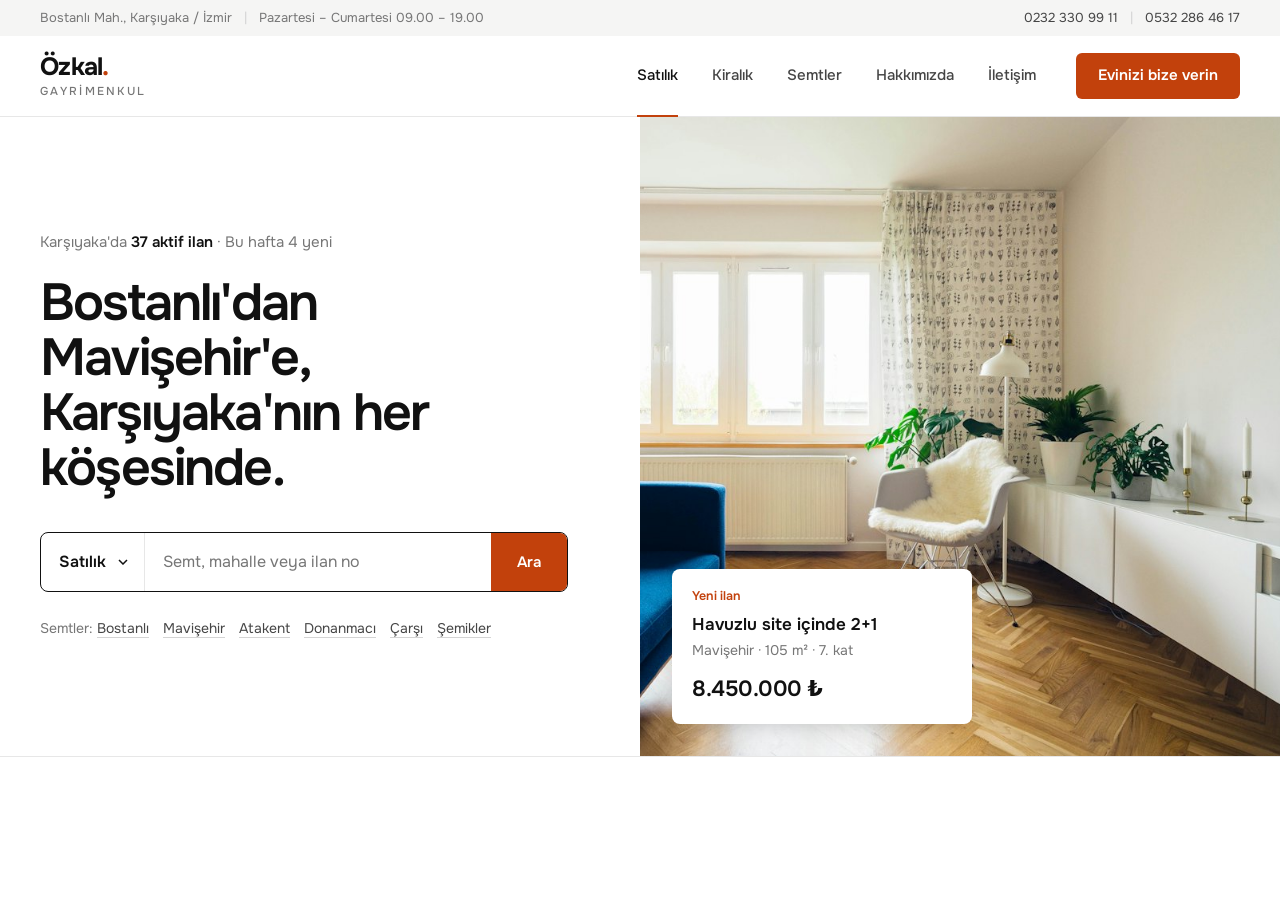
<file: demos/ozkalemlak/_taslak/hero-a.html>
<!doctype html><html lang="tr"><head><meta charset="utf-8"><meta name="viewport" content="width=device-width,initial-scale=1">
<title>Özkal Gayrimenkul</title>
<link href="https://fonts.googleapis.com/css2?family=Onest:wght@400;500;600;700&display=swap" rel="stylesheet">
<link rel="stylesheet" href="base.css">
<style>
.hero{display:grid;grid-template-columns:minmax(0,1fr) minmax(0,1fr);min-height:640px;border-bottom:1px solid var(--g2)}
.hl{display:flex;flex-direction:column;justify-content:center;padding:64px 72px 64px max(40px,calc((100vw - 1320px)/2 + 40px))}
.kicker{font-size:15px;color:var(--g5);margin:0 0 22px}
.kicker b{color:var(--k);font-weight:600}
h1{font-size:52px;line-height:1.06;letter-spacing:-.035em;font-weight:600;margin:0 0 36px;max-width:560px}
.sbar{display:flex;border:1.5px solid var(--k);border-radius:8px;height:60px;max-width:580px;overflow:hidden;background:#fff}
.sbar select{border:0;border-right:1px solid var(--g2);padding:0 38px 0 18px;font-weight:600;appearance:none;background:url("data:image/svg+xml,%3Csvg xmlns='http://www.w3.org/2000/svg' width='10' height='6'%3E%3Cpath d='M1 1l4 4 4-4' fill='none' stroke='%23111' stroke-width='1.5'/%3E%3C/svg%3E") no-repeat right 16px center;outline:0;cursor:pointer}
.sbar input{flex:1;border:0;padding:0 18px;font-size:16px;outline:0;min-width:0}
.sbar input::placeholder{color:var(--g5)}
.sbar .btn{height:auto;border-radius:0;padding:0 26px}
.semts{margin-top:22px;font-size:14px;color:var(--g5);line-height:2}
.semts a{color:var(--g7);text-decoration:underline;text-decoration-color:var(--g3);text-underline-offset:4px;margin-right:14px}
.semts a:hover{color:var(--o);text-decoration-color:var(--o)}
.hr{position:relative;background:var(--g1)}
.hr img{position:absolute;inset:0;width:100%;height:100%;object-fit:cover}
.feat{position:absolute;left:32px;bottom:32px;background:#fff;padding:18px 20px;border-radius:8px;min-width:300px;box-shadow:0 8px 24px -10px rgba(0,0,0,.25)}
.feat small{display:block;font-size:12.5px;color:var(--o);font-weight:600;margin-bottom:6px}
.feat strong{display:block;font-size:17px;font-weight:600}
.feat span{display:block;font-size:14px;color:var(--g5);margin-top:2px}
.feat em{font-style:normal;display:block;font-size:22px;font-weight:600;margin-top:10px;letter-spacing:-.02em}
</style></head><body>
<div class="util"><div class="wrap">
  <div>Bostanlı Mah., Karşıyaka / İzmir<span class="sep">|</span>Pazartesi – Cumartesi 09.00 – 19.00</div>
  <div><a href="tel:+902323309911">0232 330 99 11</a><span class="sep">|</span><a href="tel:+905322864617">0532 286 46 17</a></div>
</div></div>
<header class="nav"><div class="wrap">
  <a class="logo" href="#"><b>Özkal<i>.</i></b><span>GAYRİMENKUL</span></a>
  <nav class="links"><a class="on" href="#">Satılık</a><a href="#">Kiralık</a><a href="#">Semtler</a><a href="#">Hakkımızda</a><a href="#">İletişim</a></nav>
  <div class="cta"><a class="btn btn-o" href="#">Evinizi bize verin</a></div>
</div></header>
<section class="hero">
  <div class="hl">
    <p class="kicker">Karşıyaka'da <b>37 aktif ilan</b> · Bu hafta 4 yeni</p>
    <h1>Bostanlı'dan Mavişehir'e, Karşıyaka'nın her köşesinde.</h1>
    <form class="sbar" onsubmit="return false">
      <select aria-label="İlan türü"><option>Satılık</option><option>Kiralık</option></select>
      <input placeholder="Semt, mahalle veya ilan no" aria-label="Arama">
      <button class="btn btn-o">Ara</button>
    </form>
    <div class="semts">Semtler: <a href="#">Bostanlı</a><a href="#">Mavişehir</a><a href="#">Atakent</a><a href="#">Donanmacı</a><a href="#">Çarşı</a><a href="#">Şemikler</a></div>
  </div>
  <div class="hr">
    <img src="../img/ilan-mavisehir.jpg" alt="">
    <a class="feat" href="#"><small>Yeni ilan</small><strong>Havuzlu site içinde 2+1</strong><span>Mavişehir · 105 m² · 7. kat</span><em>8.450.000 ₺</em></a>
  </div>
</section>
</body></html>
</file>
<file: demos/ozkalemlak/_taslak/base.css>
:root{--o:#c2410c;--o2:#a3360a;--ol:#fdf0e7;--k:#111;--g7:#454545;--g5:#767676;--g3:#d4d4d4;--g2:#e7e7e7;--g1:#f5f5f4;--w:#fff}
*{box-sizing:border-box}body{margin:0;background:#fff;color:var(--k);font:400 16px/1.55 "Onest",system-ui,sans-serif;-webkit-font-smoothing:antialiased}
a{color:inherit;text-decoration:none}img{display:block;max-width:100%}button,input,select{font:inherit;color:inherit}
.wrap{max-width:1320px;margin:0 auto;padding:0 40px}
.util{background:var(--g1);font-size:13px;color:var(--g5)}
.util .wrap{display:flex;justify-content:space-between;height:36px;align-items:center}
.util a{color:var(--g7)}.util a:hover{color:var(--k)}.util .sep{margin:0 12px;color:var(--g3)}
.nav{border-bottom:1px solid var(--g2);background:#fff}
.nav .wrap{display:flex;align-items:stretch;height:80px}
.logo{display:flex;flex-direction:column;justify-content:center;line-height:1}
.logo b{font-size:25px;font-weight:700;letter-spacing:-.03em}
.logo b i{font-style:normal;color:var(--o)}
.logo span{font-size:11.5px;letter-spacing:.2em;color:var(--g5);margin-top:6px;font-weight:500}
.links{display:flex;margin-left:auto;gap:34px;align-items:stretch}
.links a{display:flex;align-items:center;font-size:15px;font-weight:500;color:var(--g7);border-bottom:2px solid transparent;margin-bottom:-1px}
.links a:hover{color:var(--k)}.links a.on{color:var(--k);border-bottom-color:var(--o)}
.cta{display:flex;align-items:center;margin-left:40px}
.btn{display:inline-flex;align-items:center;justify-content:center;gap:8px;height:46px;padding:0 22px;border-radius:6px;font-weight:600;font-size:15px;border:0;cursor:pointer;white-space:nowrap}
.btn-o{background:var(--o);color:#fff}.btn-o:hover{background:var(--o2)}
</file>
